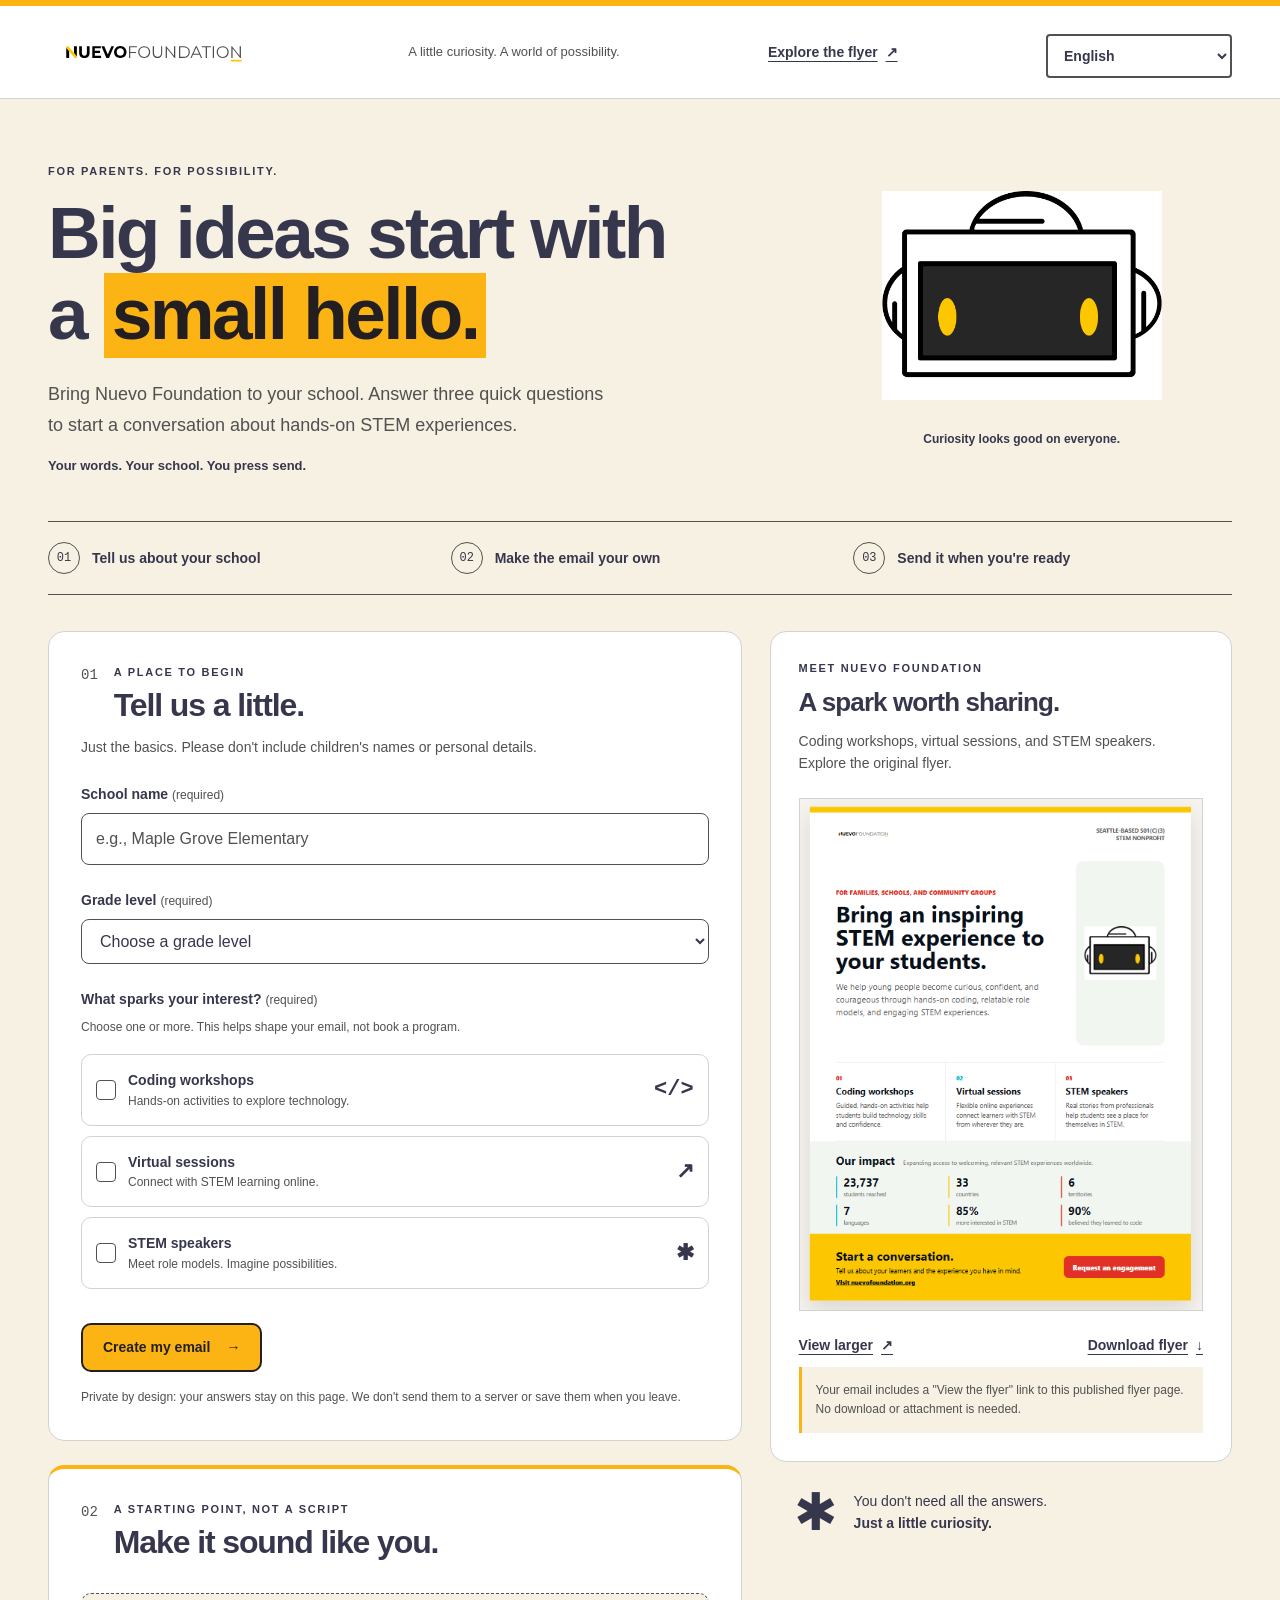
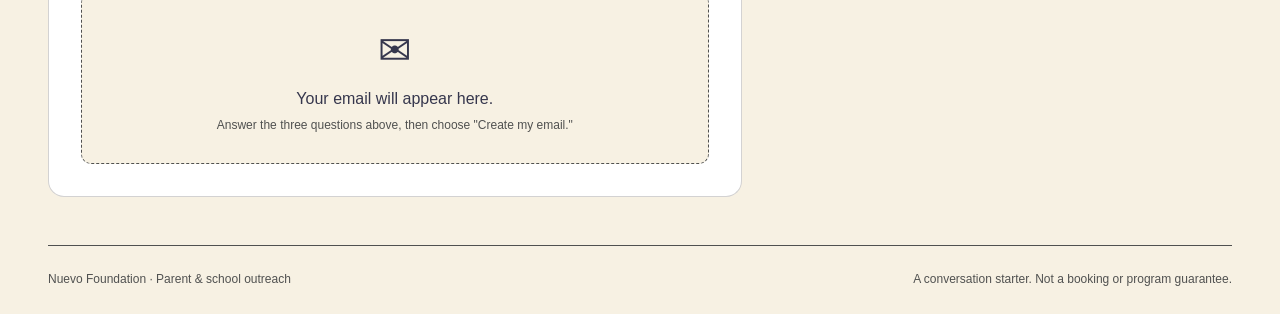
<file: index.html>
<!doctype html>
<html lang="en">
  <head>
    <meta charset="utf-8">
    <meta name="viewport" content="width=device-width, initial-scale=1">
    <meta name="referrer" content="no-referrer">
    <meta http-equiv="Content-Security-Policy" content="default-src 'self'; script-src 'self'; style-src 'self'; img-src 'self'; connect-src 'none'; object-src 'none'; base-uri 'none'; form-action 'none'">
    <meta name="description" data-i18n-attr="content:page.description" content="Start a conversation with your school about Nuevo Foundation. Create an email you can edit and send yourself.">
    <title data-i18n="page.title">Bring Nuevo Foundation to my school</title>
    <script src="./theme.js"></script>
    <link rel="stylesheet" href="./styles.css">
    <script type="module" src="./app.js"></script>
  </head>
  <body>
    <a class="skip-link" href="#main" data-i18n="skip.link">Skip to content</a>
    <header class="site-header">
      <a class="wordmark" href="./index.html" data-i18n-attr="aria-label:header.home" aria-label="Nuevo Foundation outreach home"><img src="./assets/nuevo-foundation-logo.svg" width="940" height="150" alt="Nuevo Foundation"></a>
      <span class="header-label" data-i18n="header.tagline">A little curiosity. A world of possibility.</span>
      <a class="text-link" href="#flyer"><span data-i18n="header.flyer">Explore the flyer</span> <span aria-hidden="true">&#8599;</span></a>
      <div class="language-picker">
        <label class="sr-only" for="site-language" data-i18n="language.label">Language</label>
        <select id="site-language" class="language-selector"></select>
      </div>
    </header>

    <main id="main">
      <section class="hero" aria-labelledby="page-title">
        <div class="hero-copy">
          <p class="eyebrow" data-i18n="hero.eyebrow">For parents. For possibility.</p>
          <h1 id="page-title"><span data-i18n="hero.titleLead">Big ideas start with</span><br><span data-i18n="hero.titlePrefix">a </span><span class="highlight" data-i18n="hero.titleHighlight">small hello.</span></h1>
          <p class="hero-description" data-i18n="hero.description">Bring Nuevo Foundation to your school. Answer three quick questions to start a conversation about hands-on STEM experiences.</p>
          <p class="hero-note" data-i18n="hero.note">Your words. Your school. You press send.</p>
        </div>
        <div class="hero-art" aria-hidden="true">
          <img class="mascot" src="./assets/nuevo-foundation-mascot.jpg" width="508" height="379" alt="">
          <span class="art-caption" data-i18n="hero.caption">Curiosity looks good on everyone.</span>
        </div>
      </section>

      <ol class="steps" data-i18n-attr="aria-label:steps.label" aria-label="How it works">
        <li><span class="step-number">01</span><span data-i18n="steps.one">Tell us about your school</span></li>
        <li><span class="step-number">02</span><span data-i18n="steps.two">Make the email your own</span></li>
        <li><span class="step-number">03</span><span data-i18n="steps.three">Send it when you're ready</span></li>
      </ol>

      <div class="workspace">
        <div class="builder-column">
          <section class="panel" aria-labelledby="questions-title">
            <div class="section-heading"><span class="section-number">01</span><div><p class="eyebrow" data-i18n="questions.eyebrow">A place to begin</p><h2 id="questions-title" data-i18n="questions.title">Tell us a little.</h2></div></div>
            <p data-i18n="questions.intro">Just the basics. Please don't include children's names or personal details.</p>
            <p id="startup-message" role="status" data-i18n="questions.loading">Loading the email builder. If this message remains, reload the page or check that JavaScript is allowed.</p>
            <noscript><p class="notice" data-i18n="questions.noscript">This builder needs JavaScript to create your email on your device. You can still view the flyer below. No answers have been collected.</p></noscript>
            <form id="school-form" hidden novalidate autocomplete="off">
              <div class="field">
                <label for="school"><span data-i18n="field.school">School name</span> <span class="required-note" data-i18n="field.required">(required)</span></label>
                <input id="school" type="text" maxlength="120" required autocomplete="off" data-i18n-attr="placeholder:field.schoolPlaceholder" placeholder="e.g., Maple Grove Elementary" aria-describedby="school-error">
                <p id="school-error" class="field-error" hidden></p>
              </div>
              <div class="field">
                <label for="grade"><span data-i18n="field.grade">Grade level</span> <span class="required-note" data-i18n="field.required">(required)</span></label>
                <select id="grade" required aria-describedby="grade-error">
                  <option value="" data-i18n="grade.placeholder">Choose a grade level</option>
                  <option value="elementary" data-i18n="grade.elementary">Grades 1-5</option>
                  <option value="middle" data-i18n="grade.middle">Grades 6-8</option>
                  <option value="high" data-i18n="grade.high">Grades 9-12</option>
                  <option value="mixed" data-i18n="grade.mixed">Multiple grade levels</option>
                </select>
                <p id="grade-error" class="field-error" hidden></p>
              </div>
              <fieldset aria-describedby="interests-hint interests-error" id="interests">
                <legend><span data-i18n="interests.legend">What sparks your interest?</span> <span class="required-note" data-i18n="field.required">(required)</span></legend>
                <p id="interests-hint" class="field-hint" data-i18n="interests.hint">Choose one or more. This helps shape your email, not book a program.</p>
                <label class="interest-option"><input type="checkbox" value="coding"><span><strong data-i18n="interest.coding">Coding workshops</strong><span data-i18n="interest.codingDetail">Hands-on activities to explore technology.</span></span><span class="interest-icon" aria-hidden="true">&lt;/&gt;</span></label>
                <label class="interest-option"><input type="checkbox" value="virtual"><span><strong data-i18n="interest.virtual">Virtual sessions</strong><span data-i18n="interest.virtualDetail">Connect with STEM learning online.</span></span><span class="interest-icon" aria-hidden="true">&#8599;</span></label>
                <label class="interest-option"><input type="checkbox" value="speakers"><span><strong data-i18n="interest.speakers">STEM speakers</strong><span data-i18n="interest.speakersDetail">Meet role models. Imagine possibilities.</span></span><span class="interest-icon" aria-hidden="true">&#10033;</span></label>
                <p id="interests-error" class="field-error" hidden></p>
              </fieldset>
              <button id="generate" class="button button-primary" type="submit"><span id="generate-label" data-i18n="button.create">Create my email</span> <span aria-hidden="true">&#8594;</span></button>
              <p class="privacy-note" data-i18n="privacy.note">Private by design: your answers stay on this page. We don't send them to a server or save them when you leave.</p>
            </form>
          </section>

          <section id="draft-section" class="panel draft-panel" aria-labelledby="draft-title">
            <div class="section-heading"><span class="section-number">02</span><div><p class="eyebrow" data-i18n="draft.eyebrow">A starting point, not a script</p><h2 id="draft-title" tabindex="-1" data-i18n="draft.title">Make it sound like you.</h2></div></div>
            <div id="draft-empty" class="empty-draft"><span aria-hidden="true">&#9993;</span><p data-i18n="draft.emptyTitle">Your email will appear here.</p><p class="field-hint" data-i18n="draft.emptyHint">Answer the three questions above, then choose "Create my email."</p></div>
            <div id="draft-editor" hidden>
              <p data-i18n="draft.intro">Change anything you like. Add your name at the end, then choose the person at your school to send it to.</p>
              <div class="field">
                <label for="email-language" data-i18n="draft.emailLanguage">Email language</label>
                <select id="email-language" class="language-selector" aria-describedby="email-language-hint"></select>
                <p id="email-language-hint" class="field-hint" data-i18n="draft.emailLanguageHint">Your email can be in a different language than this page. Choose the language your school reads.</p>
              </div>
              <div class="field">
                <div class="label-row"><label for="subject" data-i18n="label.subject">Subject</label><button type="button" class="copy-button" id="copy-subject" data-i18n="button.copySubject">Copy subject</button></div>
                <input id="subject" type="text" maxlength="240" autocomplete="off">
              </div>
              <div class="field">
                <div class="label-row"><span id="message-preview-label" class="preview-label" data-i18n="label.preview">Message preview</span><button type="button" class="copy-button" id="copy-message" data-i18n="button.copyMessage">Copy message</button></div>
                <div id="message-preview" class="message-preview" role="region" aria-labelledby="message-preview-label"></div>
                <p class="field-hint" data-i18n="preview.hint">Copy the message and paste it normally into your email to keep the clickable links, including "View the flyer."</p>
                <details id="message-edit">
                  <summary data-i18n="edit.summary">Edit message text</summary>
                  <label for="message" data-i18n="label.message">Message</label>
                  <p class="field-hint" data-i18n="edit.hint">The editor shows the link addresses. The preview above displays them as "Form" and, when available, "View the flyer."</p>
                  <textarea id="message" rows="19" maxlength="12000" autocomplete="off" spellcheck="true"></textarea>
                </details>
              </div>
              <div class="send-box">
                <p class="eyebrow">03 &nbsp; <span data-i18n="send.eyebrow">Over to you</span></p>
                <div class="send-actions">
                  <a id="view-email-flyer" class="button button-secondary" href="./flyer.html" target="_blank" rel="noopener noreferrer" aria-describedby="email-flyer-hint"><span data-i18n="send.viewFlyer">View the flyer</span> <span aria-hidden="true">&#8599;</span><span class="sr-only" data-i18n="send.newTab">(opens a new tab)</span></a>
                  <a id="open-email" class="button button-primary" href="mailto:"><span data-i18n="send.openEmail">Open my email app</span> <span aria-hidden="true">&#8599;</span></a>
                </div>
                <p id="email-flyer-hint" class="field-hint" data-i18n="send.flyerHint">The public flyer link is not available yet. You can view the flyer here, but its link will not be included in the email until publishing is configured.</p>
                <p class="field-hint" data-i18n="send.hint1">Choosing "Open my email app" passes your draft to your email app. Add the school's recipient there, review, and send it yourself. If no app opens, use the copy buttons.</p>
                <p class="field-hint" data-i18n="send.hint2">Opening an email app includes the full link addresses as plain text. Use "Copy message" instead to preserve the clickable words, including "View the flyer."</p>
              </div>
              <p id="draft-status" class="status-message" role="status" aria-live="polite"></p>
            </div>
          </section>
        </div>

        <aside id="flyer" class="flyer-column" aria-labelledby="flyer-title">
          <div class="flyer-card">
            <p class="eyebrow" data-i18n="flyer.eyebrow">Meet Nuevo Foundation</p>
            <h2 id="flyer-title" data-i18n="flyer.title">A spark worth sharing.</h2>
            <p data-i18n="flyer.intro">Coding workshops, virtual sessions, and STEM speakers. Explore the original flyer.</p>
            <div class="flyer-image">
              <img src="./assets/nuevo-foundation-flyer.png" width="538" height="683" data-i18n-attr="alt:flyer.alt" alt="Nuevo Foundation flyer: Bring an inspiring STEM experience to your students. Includes coding workshops, virtual sessions, STEM speakers, and a request to start a conversation.">
              <a class="flyer-hotspot" href="https://forms.cloud.microsoft/Pages/ResponsePage.aspx?id=v4j5cvGGr0GRqy180BHbRy1JQpMe1RdDu_aDQb9p8HpURVpFQVdSMkVDOTdQNUE0NVI4TVkxVFU0Vi4u" target="_blank" rel="noopener noreferrer" data-i18n-attr="aria-label:flyer.hotspot|title:flyer.hotspotTitle" aria-label="Request an engagement through Microsoft Forms (opens a new tab)" title="Request an engagement (opens Microsoft Forms)"></a>
            </div>
            <div class="flyer-actions">
              <a id="view-larger" class="text-link" href="./flyer.html" target="_blank" rel="noopener"><span data-i18n="flyer.viewLarger">View larger</span> <span class="sr-only" data-i18n="send.newTab">(opens a new tab)</span><span aria-hidden="true">&#8599;</span></a>
              <a class="text-link" href="./assets/nuevo-foundation-flyer.png" download="Nuevo-Foundation-flyer.png"><span data-i18n="flyer.download">Download flyer</span> <span aria-hidden="true">&#8595;</span></a>
            </div>
            <p id="flyer-link-status" class="notice" data-i18n="flyer.linkMissing">A public flyer link isn't ready yet, so the email won't include one. The flyer preview is available here.</p>
          </div>
          <div class="reassurance"><span aria-hidden="true">&#10033;</span><p><span data-i18n="reassurance.line1">You don't need all the answers.</span><br><strong data-i18n="reassurance.line2">Just a little curiosity.</strong></p></div>
        </aside>
      </div>
    </main>
    <footer class="site-footer"><span>Nuevo Foundation <span aria-hidden="true">&middot;</span> <span data-i18n="footer.name">Parent &amp; school outreach</span></span><span data-i18n="footer.note">A conversation starter. Not a booking or program guarantee.</span></footer>
    <dialog id="replace-dialog" aria-labelledby="replace-title" aria-describedby="replace-description">
      <h2 id="replace-title" data-i18n="dialog.title">Replace your edited email?</h2>
      <p id="replace-description" data-i18n="dialog.description">Creating a new email will replace your subject and message. Copy your edits first if you want to keep them.</p>
      <div class="dialog-actions"><button type="button" id="keep-draft" class="button button-secondary" autofocus data-i18n="dialog.keep">Keep my draft</button><button type="button" id="replace-draft" class="button button-primary" data-i18n="dialog.replace">Replace draft</button></div>
    </dialog>
  </body>
</html>
</file>
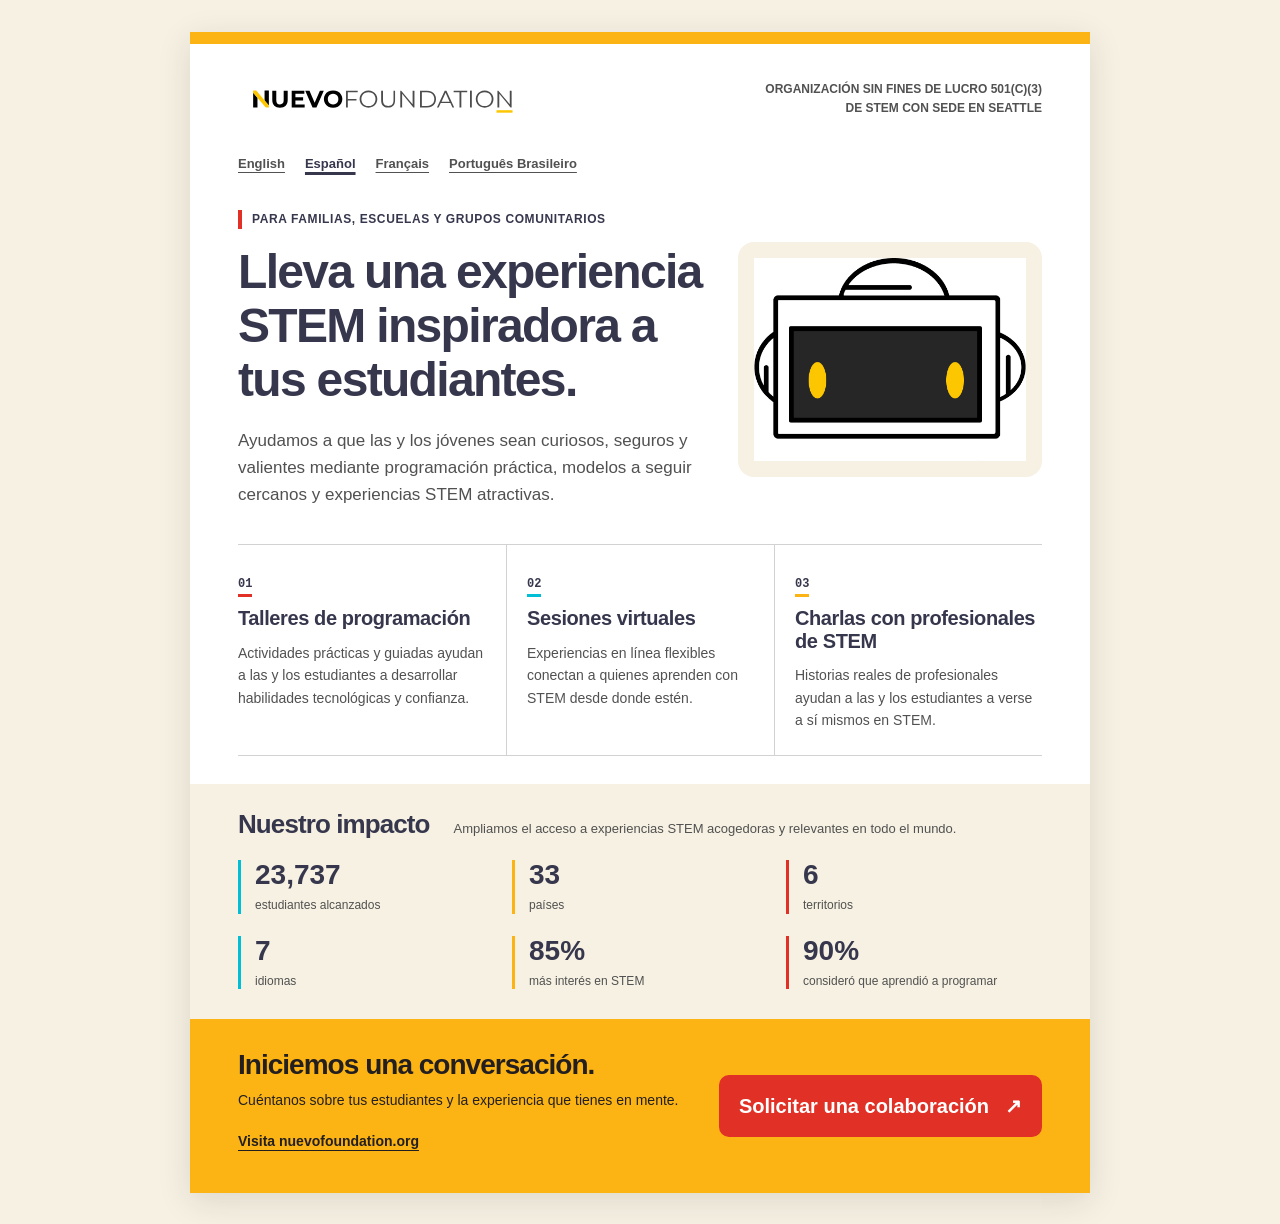
<file: flyer-es.html>
<!doctype html>
<html lang="es" data-theme="light">
  <head>
    <meta charset="utf-8">
    <meta name="viewport" content="width=device-width, initial-scale=1">
    <meta name="referrer" content="no-referrer">
    <meta http-equiv="Content-Security-Policy" content="default-src 'self'; script-src 'none'; style-src 'self'; img-src 'self'; connect-src 'none'; object-src 'none'; base-uri 'none'; form-action 'none'">
    <meta name="description" content="Lleva una experiencia STEM inspiradora a tus estudiantes con los talleres de programación, las sesiones virtuales y las charlas de Nuevo Foundation.">
    <title>Folleto de divulgación de Nuevo Foundation</title>
    <link rel="stylesheet" href="./styles.css">
    <link rel="stylesheet" href="./flyer.css">
  </head>
  <body class="flyer-page">
    <main class="flyer-sheet" aria-labelledby="flyer-title">
      <header class="flyer-brand">
        <a href="https://nuevofoundation.org/" aria-label="Visitar la página principal de Nuevo Foundation">
          <img src="./assets/nuevo-foundation-logo.svg" width="940" height="150" alt="Nuevo Foundation">
        </a>
        <p>Organización sin fines de lucro 501(c)(3)<br>de STEM con sede en Seattle</p>
      </header>
      <nav class="flyer-languages" aria-label="Idioma">
        <a href="./flyer.html" lang="en">English</a>
        <a href="./flyer-es.html" lang="es" aria-current="true">Español</a>
        <a href="./flyer-fr.html" lang="fr">Français</a>
        <a href="./flyer-pt-br.html" lang="pt-BR">Português Brasileiro</a>
      </nav>
      <section class="flyer-intro" aria-labelledby="flyer-title">
        <div>
          <p class="flyer-eyebrow">Para familias, escuelas y grupos comunitarios</p>
          <h1 id="flyer-title">Lleva una experiencia STEM inspiradora a tus estudiantes.</h1>
          <p class="flyer-lead">Ayudamos a que las y los jóvenes sean curiosos, seguros y valientes mediante programación práctica, modelos a seguir cercanos y experiencias STEM atractivas.</p>
        </div>
        <div class="flyer-mascot">
          <img src="./assets/nuevo-foundation-mascot.jpg" width="508" height="379" alt="Mascota de Nuevo Foundation sosteniendo una computadora portátil">
        </div>
      </section>
      <section class="flyer-programs" aria-label="Programas">
        <article>
          <span class="flyer-program-number" aria-hidden="true">01</span>
          <h2>Talleres de programación</h2>
          <p>Actividades prácticas y guiadas ayudan a las y los estudiantes a desarrollar habilidades tecnológicas y confianza.</p>
        </article>
        <article>
          <span class="flyer-program-number" aria-hidden="true">02</span>
          <h2>Sesiones virtuales</h2>
          <p>Experiencias en línea flexibles conectan a quienes aprenden con STEM desde donde estén.</p>
        </article>
        <article>
          <span class="flyer-program-number" aria-hidden="true">03</span>
          <h2>Charlas con profesionales de STEM</h2>
          <p>Historias reales de profesionales ayudan a las y los estudiantes a verse a sí mismos en STEM.</p>
        </article>
      </section>
      <section class="flyer-impact" aria-labelledby="impact-title">
        <div class="flyer-impact-heading">
          <h2 id="impact-title">Nuestro impacto</h2>
          <p>Ampliamos el acceso a experiencias STEM acogedoras y relevantes en todo el mundo.</p>
        </div>
        <dl class="flyer-metrics">
          <div><dt>estudiantes alcanzados</dt><dd>23,737</dd></div>
          <div><dt>países</dt><dd>33</dd></div>
          <div><dt>territorios</dt><dd>6</dd></div>
          <div><dt>idiomas</dt><dd>7</dd></div>
          <div><dt>más interés en STEM</dt><dd>85%</dd></div>
          <div><dt>consideró que aprendió a programar</dt><dd>90%</dd></div>
        </dl>
      </section>
      <footer class="flyer-contact">
        <div>
          <h2>Iniciemos una conversación.</h2>
          <p>Cuéntanos sobre tus estudiantes y la experiencia que tienes en mente.</p>
          <a class="flyer-homepage" href="https://nuevofoundation.org/">Visita nuevofoundation.org</a>
        </div>
        <a class="button button-engagement" href="https://forms.cloud.microsoft/Pages/ResponsePage.aspx?id=v4j5cvGGr0GRqy180BHbRy1JQpMe1RdDu_aDQb9p8HpURVpFQVdSMkVDOTdQNUE0NVI4TVkxVFU0Vi4u" target="_blank" rel="noopener noreferrer">Solicitar una colaboración <span aria-hidden="true">&#8599;</span><span class="sr-only">(abre Microsoft Forms en una pestaña nueva)</span></a>
      </footer>
    </main>
  </body>
</html>
</file>
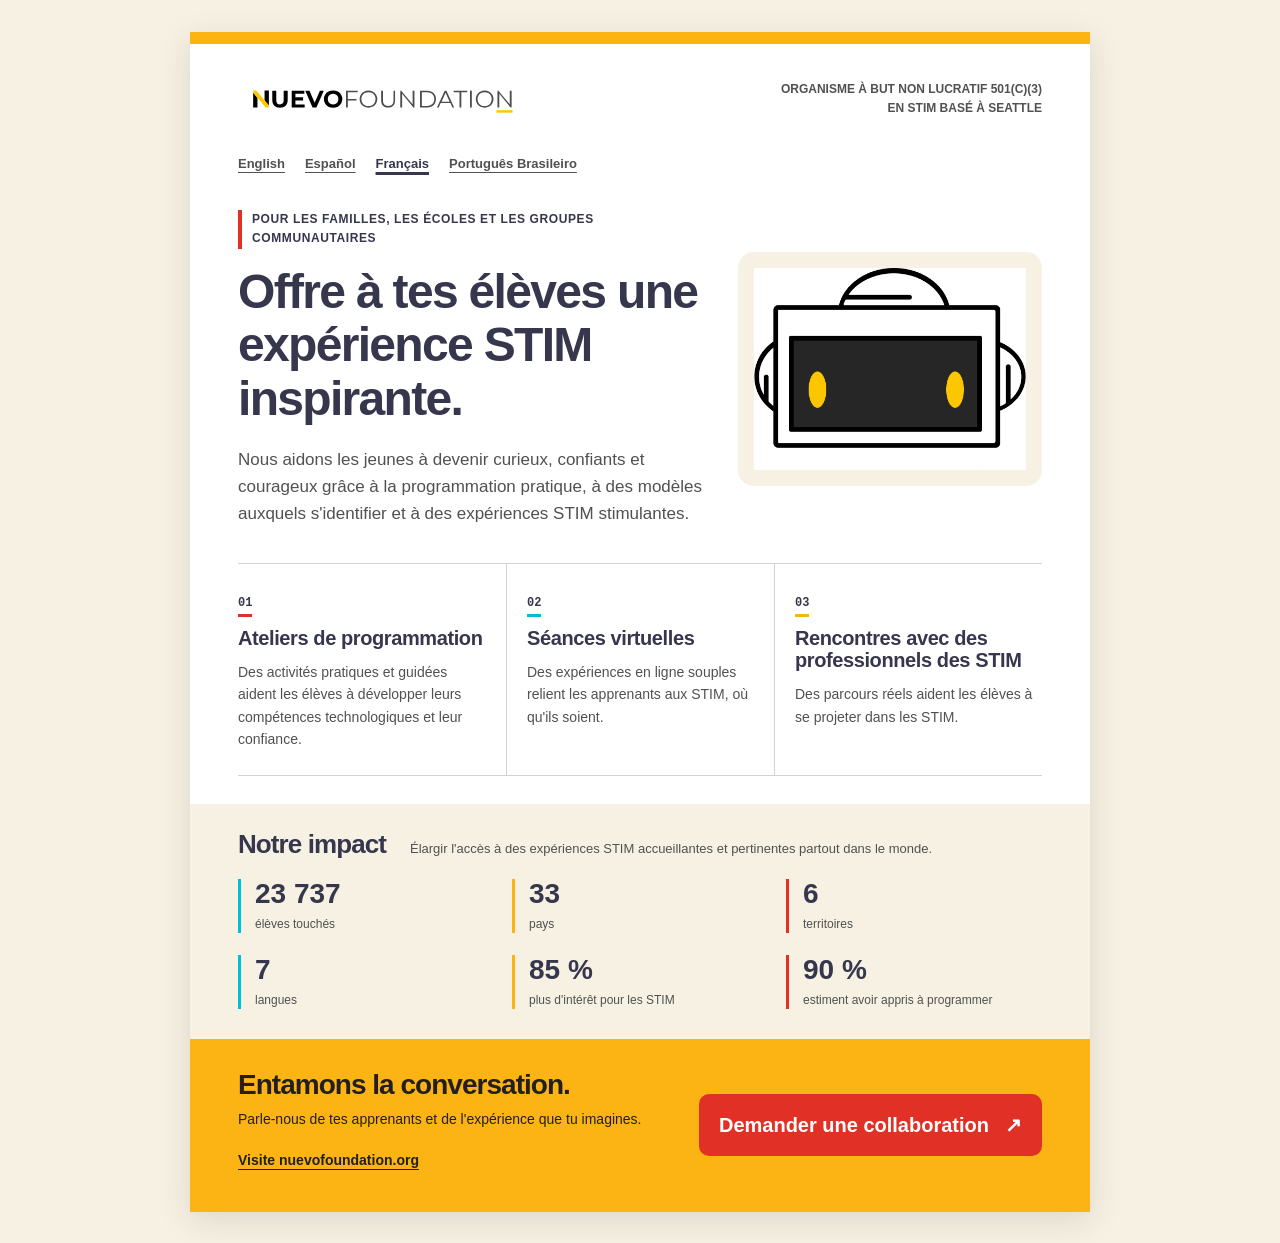
<file: flyer-fr.html>
<!doctype html>
<html lang="fr" data-theme="light">
  <head>
    <meta charset="utf-8">
    <meta name="viewport" content="width=device-width, initial-scale=1">
    <meta name="referrer" content="no-referrer">
    <meta http-equiv="Content-Security-Policy" content="default-src 'self'; script-src 'none'; style-src 'self'; img-src 'self'; connect-src 'none'; object-src 'none'; base-uri 'none'; form-action 'none'">
    <meta name="description" content="Offre à tes élèves une expérience STIM inspirante grâce aux ateliers de programmation, aux séances virtuelles et aux rencontres de Nuevo Foundation.">
    <title>Brochure de sensibilisation Nuevo Foundation</title>
    <link rel="stylesheet" href="./styles.css">
    <link rel="stylesheet" href="./flyer.css">
  </head>
  <body class="flyer-page">
    <main class="flyer-sheet" aria-labelledby="flyer-title">
      <header class="flyer-brand">
        <a href="https://nuevofoundation.org/" aria-label="Visiter la page d'accueil de Nuevo Foundation">
          <img src="./assets/nuevo-foundation-logo.svg" width="940" height="150" alt="Nuevo Foundation">
        </a>
        <p>Organisme à but non lucratif 501(c)(3)<br>en STIM basé à Seattle</p>
      </header>
      <nav class="flyer-languages" aria-label="Langue">
        <a href="./flyer.html" lang="en">English</a>
        <a href="./flyer-es.html" lang="es">Español</a>
        <a href="./flyer-fr.html" lang="fr" aria-current="true">Français</a>
        <a href="./flyer-pt-br.html" lang="pt-BR">Português Brasileiro</a>
      </nav>
      <section class="flyer-intro" aria-labelledby="flyer-title">
        <div>
          <p class="flyer-eyebrow">Pour les familles, les écoles et les groupes communautaires</p>
          <h1 id="flyer-title">Offre à tes élèves une expérience STIM inspirante.</h1>
          <p class="flyer-lead">Nous aidons les jeunes à devenir curieux, confiants et courageux grâce à la programmation pratique, à des modèles auxquels s'identifier et à des expériences STIM stimulantes.</p>
        </div>
        <div class="flyer-mascot">
          <img src="./assets/nuevo-foundation-mascot.jpg" width="508" height="379" alt="Mascotte de Nuevo Foundation tenant un ordinateur portable">
        </div>
      </section>
      <section class="flyer-programs" aria-label="Programmes">
        <article>
          <span class="flyer-program-number" aria-hidden="true">01</span>
          <h2>Ateliers de programmation</h2>
          <p>Des activités pratiques et guidées aident les élèves à développer leurs compétences technologiques et leur confiance.</p>
        </article>
        <article>
          <span class="flyer-program-number" aria-hidden="true">02</span>
          <h2>Séances virtuelles</h2>
          <p>Des expériences en ligne souples relient les apprenants aux STIM, où qu'ils soient.</p>
        </article>
        <article>
          <span class="flyer-program-number" aria-hidden="true">03</span>
          <h2>Rencontres avec des professionnels des STIM</h2>
          <p>Des parcours réels aident les élèves à se projeter dans les STIM.</p>
        </article>
      </section>
      <section class="flyer-impact" aria-labelledby="impact-title">
        <div class="flyer-impact-heading">
          <h2 id="impact-title">Notre impact</h2>
          <p>Élargir l'accès à des expériences STIM accueillantes et pertinentes partout dans le monde.</p>
        </div>
        <dl class="flyer-metrics">
          <div><dt>élèves touchés</dt><dd>23 737</dd></div>
          <div><dt>pays</dt><dd>33</dd></div>
          <div><dt>territoires</dt><dd>6</dd></div>
          <div><dt>langues</dt><dd>7</dd></div>
          <div><dt>plus d'intérêt pour les STIM</dt><dd>85 %</dd></div>
          <div><dt>estiment avoir appris à programmer</dt><dd>90 %</dd></div>
        </dl>
      </section>
      <footer class="flyer-contact">
        <div>
          <h2>Entamons la conversation.</h2>
          <p>Parle-nous de tes apprenants et de l'expérience que tu imagines.</p>
          <a class="flyer-homepage" href="https://nuevofoundation.org/">Visite nuevofoundation.org</a>
        </div>
        <a class="button button-engagement" href="https://forms.cloud.microsoft/Pages/ResponsePage.aspx?id=v4j5cvGGr0GRqy180BHbRy1JQpMe1RdDu_aDQb9p8HpURVpFQVdSMkVDOTdQNUE0NVI4TVkxVFU0Vi4u" target="_blank" rel="noopener noreferrer">Demander une collaboration <span aria-hidden="true">&#8599;</span><span class="sr-only">(ouvre Microsoft Forms dans un nouvel onglet)</span></a>
      </footer>
    </main>
  </body>
</html>
</file>
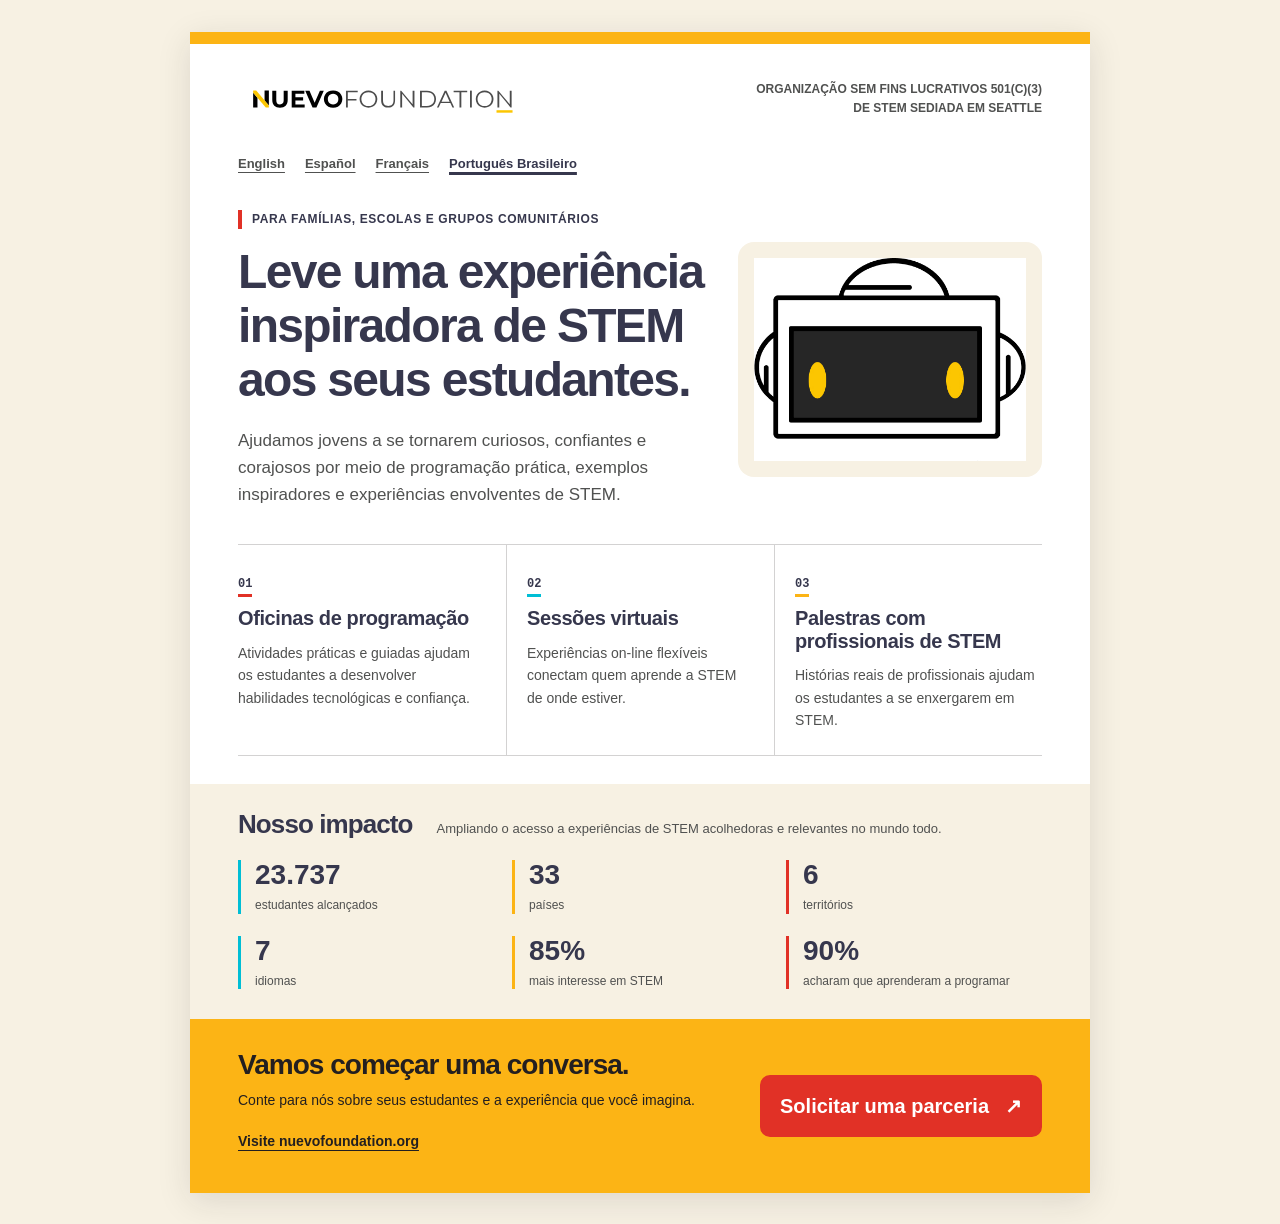
<file: flyer-pt-br.html>
<!doctype html>
<html lang="pt-BR" data-theme="light">
  <head>
    <meta charset="utf-8">
    <meta name="viewport" content="width=device-width, initial-scale=1">
    <meta name="referrer" content="no-referrer">
    <meta http-equiv="Content-Security-Policy" content="default-src 'self'; script-src 'none'; style-src 'self'; img-src 'self'; connect-src 'none'; object-src 'none'; base-uri 'none'; form-action 'none'">
    <meta name="description" content="Leve uma experiência inspiradora de STEM aos seus estudantes com as oficinas de programação, as sessões virtuais e as palestras da Nuevo Foundation.">
    <title>Folheto de divulgação da Nuevo Foundation</title>
    <link rel="stylesheet" href="./styles.css">
    <link rel="stylesheet" href="./flyer.css">
  </head>
  <body class="flyer-page">
    <main class="flyer-sheet" aria-labelledby="flyer-title">
      <header class="flyer-brand">
        <a href="https://nuevofoundation.org/" aria-label="Visitar a página inicial da Nuevo Foundation">
          <img src="./assets/nuevo-foundation-logo.svg" width="940" height="150" alt="Nuevo Foundation">
        </a>
        <p>Organização sem fins lucrativos 501(c)(3)<br>de STEM sediada em Seattle</p>
      </header>
      <nav class="flyer-languages" aria-label="Idioma">
        <a href="./flyer.html" lang="en">English</a>
        <a href="./flyer-es.html" lang="es">Español</a>
        <a href="./flyer-fr.html" lang="fr">Français</a>
        <a href="./flyer-pt-br.html" lang="pt-BR" aria-current="true">Português Brasileiro</a>
      </nav>
      <section class="flyer-intro" aria-labelledby="flyer-title">
        <div>
          <p class="flyer-eyebrow">Para famílias, escolas e grupos comunitários</p>
          <h1 id="flyer-title">Leve uma experiência inspiradora de STEM aos seus estudantes.</h1>
          <p class="flyer-lead">Ajudamos jovens a se tornarem curiosos, confiantes e corajosos por meio de programação prática, exemplos inspiradores e experiências envolventes de STEM.</p>
        </div>
        <div class="flyer-mascot">
          <img src="./assets/nuevo-foundation-mascot.jpg" width="508" height="379" alt="Mascote da Nuevo Foundation segurando um notebook">
        </div>
      </section>
      <section class="flyer-programs" aria-label="Programas">
        <article>
          <span class="flyer-program-number" aria-hidden="true">01</span>
          <h2>Oficinas de programação</h2>
          <p>Atividades práticas e guiadas ajudam os estudantes a desenvolver habilidades tecnológicas e confiança.</p>
        </article>
        <article>
          <span class="flyer-program-number" aria-hidden="true">02</span>
          <h2>Sessões virtuais</h2>
          <p>Experiências on-line flexíveis conectam quem aprende a STEM de onde estiver.</p>
        </article>
        <article>
          <span class="flyer-program-number" aria-hidden="true">03</span>
          <h2>Palestras com profissionais de STEM</h2>
          <p>Histórias reais de profissionais ajudam os estudantes a se enxergarem em STEM.</p>
        </article>
      </section>
      <section class="flyer-impact" aria-labelledby="impact-title">
        <div class="flyer-impact-heading">
          <h2 id="impact-title">Nosso impacto</h2>
          <p>Ampliando o acesso a experiências de STEM acolhedoras e relevantes no mundo todo.</p>
        </div>
        <dl class="flyer-metrics">
          <div><dt>estudantes alcançados</dt><dd>23.737</dd></div>
          <div><dt>países</dt><dd>33</dd></div>
          <div><dt>territórios</dt><dd>6</dd></div>
          <div><dt>idiomas</dt><dd>7</dd></div>
          <div><dt>mais interesse em STEM</dt><dd>85%</dd></div>
          <div><dt>acharam que aprenderam a programar</dt><dd>90%</dd></div>
        </dl>
      </section>
      <footer class="flyer-contact">
        <div>
          <h2>Vamos começar uma conversa.</h2>
          <p>Conte para nós sobre seus estudantes e a experiência que você imagina.</p>
          <a class="flyer-homepage" href="https://nuevofoundation.org/">Visite nuevofoundation.org</a>
        </div>
        <a class="button button-engagement" href="https://forms.cloud.microsoft/Pages/ResponsePage.aspx?id=v4j5cvGGr0GRqy180BHbRy1JQpMe1RdDu_aDQb9p8HpURVpFQVdSMkVDOTdQNUE0NVI4TVkxVFU0Vi4u" target="_blank" rel="noopener noreferrer">Solicitar uma parceria <span aria-hidden="true">&#8599;</span><span class="sr-only">(abre o Microsoft Forms em uma nova aba)</span></a>
      </footer>
    </main>
  </body>
</html>
</file>
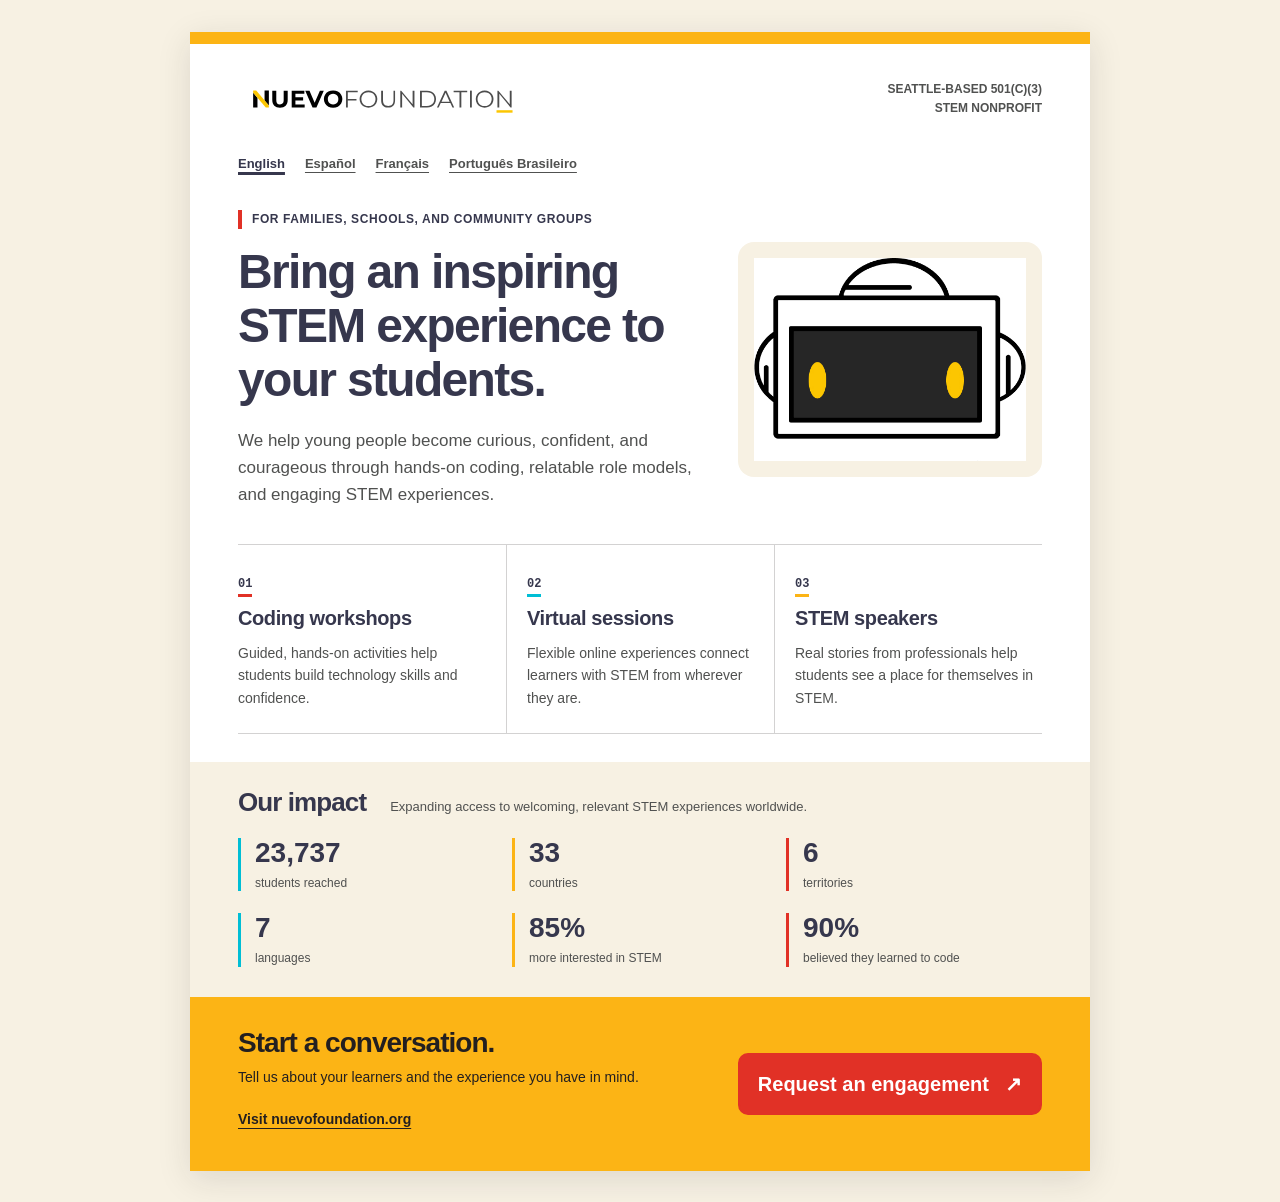
<file: flyer.html>
<!doctype html>
<html lang="en" data-theme="light">
  <head>
    <meta charset="utf-8">
    <meta name="viewport" content="width=device-width, initial-scale=1">
    <meta name="referrer" content="no-referrer">
    <meta http-equiv="Content-Security-Policy" content="default-src 'self'; script-src 'none'; style-src 'self'; img-src 'self'; connect-src 'none'; object-src 'none'; base-uri 'none'; form-action 'none'">
    <meta name="description" content="Bring an inspiring STEM experience to your students with Nuevo Foundation's coding workshops, virtual sessions, and STEM speakers.">
    <title>Nuevo Foundation outreach flyer</title>
    <link rel="stylesheet" href="./styles.css">
    <link rel="stylesheet" href="./flyer.css">
  </head>
  <body class="flyer-page">
    <main class="flyer-sheet" aria-labelledby="flyer-title">
      <header class="flyer-brand">
        <a href="https://nuevofoundation.org/" aria-label="Visit the Nuevo Foundation homepage">
          <img src="./assets/nuevo-foundation-logo.svg" width="940" height="150" alt="Nuevo Foundation">
        </a>
        <p>Seattle-based 501(c)(3)<br>STEM nonprofit</p>
      </header>
      <nav class="flyer-languages" aria-label="Language">
        <a href="./flyer.html" lang="en" aria-current="true">English</a>
        <a href="./flyer-es.html" lang="es">Español</a>
        <a href="./flyer-fr.html" lang="fr">Français</a>
        <a href="./flyer-pt-br.html" lang="pt-BR">Português Brasileiro</a>
      </nav>
      <section class="flyer-intro" aria-labelledby="flyer-title">
        <div>
          <p class="flyer-eyebrow">For families, schools, and community groups</p>
          <h1 id="flyer-title">Bring an inspiring STEM experience to your students.</h1>
          <p class="flyer-lead">We help young people become curious, confident, and courageous through hands-on coding, relatable role models, and engaging STEM experiences.</p>
        </div>
        <div class="flyer-mascot">
          <img src="./assets/nuevo-foundation-mascot.jpg" width="508" height="379" alt="Nuevo Foundation mascot holding a laptop">
        </div>
      </section>
      <section class="flyer-programs" aria-label="Programs">
        <article>
          <span class="flyer-program-number" aria-hidden="true">01</span>
          <h2>Coding workshops</h2>
          <p>Guided, hands-on activities help students build technology skills and confidence.</p>
        </article>
        <article>
          <span class="flyer-program-number" aria-hidden="true">02</span>
          <h2>Virtual sessions</h2>
          <p>Flexible online experiences connect learners with STEM from wherever they are.</p>
        </article>
        <article>
          <span class="flyer-program-number" aria-hidden="true">03</span>
          <h2>STEM speakers</h2>
          <p>Real stories from professionals help students see a place for themselves in STEM.</p>
        </article>
      </section>
      <section class="flyer-impact" aria-labelledby="impact-title">
        <div class="flyer-impact-heading">
          <h2 id="impact-title">Our impact</h2>
          <p>Expanding access to welcoming, relevant STEM experiences worldwide.</p>
        </div>
        <dl class="flyer-metrics">
          <div><dt>students reached</dt><dd>23,737</dd></div>
          <div><dt>countries</dt><dd>33</dd></div>
          <div><dt>territories</dt><dd>6</dd></div>
          <div><dt>languages</dt><dd>7</dd></div>
          <div><dt>more interested in STEM</dt><dd>85%</dd></div>
          <div><dt>believed they learned to code</dt><dd>90%</dd></div>
        </dl>
      </section>
      <footer class="flyer-contact">
        <div>
          <h2>Start a conversation.</h2>
          <p>Tell us about your learners and the experience you have in mind.</p>
          <a class="flyer-homepage" href="https://nuevofoundation.org/">Visit nuevofoundation.org</a>
        </div>
        <a class="button button-engagement" href="https://forms.cloud.microsoft/Pages/ResponsePage.aspx?id=v4j5cvGGr0GRqy180BHbRy1JQpMe1RdDu_aDQb9p8HpURVpFQVdSMkVDOTdQNUE0NVI4TVkxVFU0Vi4u" target="_blank" rel="noopener noreferrer">Request an engagement <span aria-hidden="true">&#8599;</span><span class="sr-only">(opens Microsoft Forms in a new tab)</span></a>
      </footer>
    </main>
  </body>
</html>
</file>
<file: styles.css>
/* Source: NuevoFoundation/workshops, static/css/nuevo-palette.css.
   The project uses Nuevo Foundation branding in place of the starter theme. */
:root {
  color-scheme: light;
  --nuevo-emphasis: #36374d;
  --nuevo-cyan: #00bed5;
  --nuevo-red: #e13126;
  --nuevo-coral: #e96469;
  --nuevo-yellow: #fcb415;
  --nuevo-blush: #fbe6e0;
  --nuevo-green: #78e08f;
  --nuevo-orange: #f19066;
  --nuevo-cream: #f7f1e3;
  --nuevo-white: #ffffff;
  --nuevo-gray-50: #e6e6e6;
  --nuevo-gray-100: #d3d2d2;
  --nuevo-gray-200: #bcbdc1;
  --nuevo-gray-500: #737474;
  --nuevo-gray-700: #505150;
  --nuevo-black: #231f20;
  --cp-bg: var(--nuevo-cream);
  --cp-bg-elevated: var(--nuevo-white);
  --cp-surface: var(--nuevo-white);
  --cp-surface-soft: var(--nuevo-cream);
  --cp-border: var(--nuevo-gray-100);
  --cp-border-strong: var(--nuevo-gray-700);
  --cp-text: var(--nuevo-emphasis);
  --cp-text-muted: var(--nuevo-gray-700);
  --cp-accent: var(--nuevo-yellow);
  --cp-accent-hover: var(--nuevo-orange);
  --cp-accent-fg: var(--nuevo-black);
  --cp-link: var(--nuevo-emphasis);
  --cp-danger: var(--nuevo-emphasis);
  --cp-action: var(--nuevo-red);
  --cp-action-fg: var(--nuevo-white);
  --cp-focus: var(--nuevo-emphasis);
  --cp-highlight: var(--nuevo-blush);
  --cp-cyan: var(--nuevo-cyan);
  --cp-ink: var(--nuevo-black);
  --cp-white: var(--nuevo-white);
  --cp-overlay: var(--nuevo-emphasis);
}

html[data-theme="dark"] {
  color-scheme: dark;
  --cp-bg: var(--nuevo-black);
  --cp-bg-elevated: var(--nuevo-emphasis);
  --cp-surface: var(--nuevo-emphasis);
  --cp-surface-soft: var(--nuevo-black);
  --cp-border: var(--nuevo-gray-500);
  --cp-border-strong: var(--nuevo-gray-200);
  --cp-text: var(--nuevo-white);
  --cp-text-muted: var(--nuevo-gray-100);
  --cp-link: var(--nuevo-yellow);
  --cp-danger: var(--nuevo-blush);
  --cp-focus: var(--nuevo-yellow);
  --cp-highlight: var(--nuevo-black);
}

* { box-sizing: border-box; }
html { scroll-behavior: smooth; scroll-padding-top: 24px; }
body { margin: 0; background: var(--cp-bg); color: var(--cp-text); font: 16px/1.6 "Segoe UI", Aptos, Calibri, -apple-system, BlinkMacSystemFont, sans-serif; }
[hidden] { display: none !important; }
a { color: var(--cp-link); text-underline-offset: 4px; }
button, input, select, textarea { font: inherit; }
button, a, input, select, textarea { -webkit-tap-highlight-color: var(--cp-highlight); }
button { cursor: pointer; }
:focus-visible { outline: 3px solid var(--cp-focus); outline-offset: 4px; }
h1, h2, p { margin-top: 0; }
h1, h2 { line-height: 1.12; letter-spacing: -0.035em; }
h2 { font-size: clamp(1.65rem, 3vw, 2rem); margin-bottom: 12px; }
p { margin-bottom: 16px; }
.sr-only { position: absolute; width: 1px; height: 1px; padding: 0; margin: -1px; overflow: hidden; clip-path: inset(50%); white-space: nowrap; border: 0; }
.skip-link { position: absolute; z-index: 5; top: -100px; left: 16px; padding: 12px 20px; background: var(--cp-surface); border: 2px solid var(--cp-focus); }
.skip-link:focus { top: 12px; }
.site-header { display: flex; align-items: center; justify-content: space-between; gap: 24px; padding: 20px max(24px, calc((100vw - 1184px) / 2)); background: var(--cp-surface); border-top: 6px solid var(--cp-accent); border-bottom: 1px solid var(--cp-border); }
.wordmark { display: flex; align-items: center; width: 212px; max-width: 50%; min-height: 44px; padding: 8px; border-radius: 4px; background: var(--cp-white); }
.wordmark img { display: block; width: 100%; height: auto; }
.header-label { font-size: 13px; color: var(--cp-text-muted); }
.text-link { display: inline-flex; align-items: center; justify-content: center; gap: 8px; min-height: 44px; font-size: 14px; font-weight: 650; }
.language-picker { display: flex; align-items: center; }
.language-selector { min-height: 44px; padding: 8px 12px; font: inherit; font-size: 14px; font-weight: 650; color: var(--cp-text); background: var(--cp-surface); border: 2px solid var(--cp-border-strong); border-radius: 4px; cursor: pointer; }
.language-selector:focus-visible { outline: 3px solid var(--cp-focus); outline-offset: 2px; }
main { width: min(1184px, calc(100% - 48px)); margin: 0 auto; }
.hero { display: grid; grid-template-columns: 1.7fr 1fr; gap: 48px; align-items: center; padding: 64px 0 44px; }
.eyebrow { font-size: 11px; font-weight: 750; line-height: 1.5; text-transform: uppercase; letter-spacing: 1.7px; margin-bottom: 12px; }
.hero h1 { font-size: clamp(2.7rem, 5.7vw, 4.6rem); margin-bottom: 24px; }
.highlight { background: var(--cp-accent); color: var(--cp-ink); padding: 0 8px 4px; box-decoration-break: clone; -webkit-box-decoration-break: clone; }
.hero-description { max-width: 560px; font-size: 18px; line-height: 1.7; color: var(--cp-text-muted); }
.hero-note { font-size: 13px; font-weight: 650; margin: 0; }
.hero-art { min-height: 280px; display: grid; justify-items: center; align-content: center; }
.mascot { display: block; width: min(100%, 280px); height: auto; }
.art-caption { font-size: 12px; margin-top: 30px; font-weight: 600; }
.steps { display: grid; grid-template-columns: repeat(3, 1fr); list-style: none; padding: 20px 0; margin: 0 0 36px; border-top: 1px solid var(--cp-border-strong); border-bottom: 1px solid var(--cp-border-strong); gap: 24px; }
.steps li { display: flex; align-items: center; gap: 12px; font-size: 14px; font-weight: 600; }
.step-number { display: inline-grid; place-items: center; flex-shrink: 0; width: 32px; height: 32px; border: 1px solid var(--cp-border-strong); border-radius: 50%; font: 12px Consolas, "Courier New", monospace; }
.workspace { display: grid; grid-template-columns: minmax(0, 1.5fr) minmax(0, 1fr); gap: 28px; align-items: start; }
.builder-column { display: grid; gap: 24px; min-width: 0; }
.panel { padding: 32px; background: var(--cp-surface); border: 1px solid var(--cp-border); border-radius: 16px; }
.section-heading { display: flex; align-items: start; gap: 16px; }
.section-heading .eyebrow { margin: 0 0 8px; }
.section-number { padding-top: 3px; font: 14px Consolas, "Courier New", monospace; color: var(--cp-text-muted); }
.panel > p { font-size: 14px; color: var(--cp-text-muted); }
.field { margin: 24px 0; }
label, legend { display: block; font-size: 14px; font-weight: 650; }
.required-note { font-size: 12px; font-weight: 400; color: var(--cp-text-muted); }
input[type="text"], select, textarea { display: block; width: 100%; border: 1px solid var(--cp-border-strong); border-radius: 8px; padding: 12px 14px; background: var(--cp-surface); color: var(--cp-text); margin-top: 8px; }
input::placeholder { color: var(--cp-text-muted); opacity: 1; }
textarea { resize: vertical; min-height: 260px; font-size: 15px; line-height: 1.65; }
fieldset { min-width: 0; padding: 0; border: 0; margin: 0 0 24px; }
legend { padding: 0; margin-bottom: 8px; }
.field-hint { font-size: 12px; line-height: 1.65; color: var(--cp-text-muted); }
.interest-option { display: flex; align-items: center; gap: 12px; padding: 14px; margin: 10px 0; border: 1px solid var(--cp-border); border-radius: 10px; cursor: pointer; }
.interest-option:hover { border-color: var(--cp-border-strong); }
.interest-option:has(input:checked) { border: 2px solid var(--cp-text); padding: 13px; background: var(--cp-surface-soft); }
input[type="checkbox"] { appearance: none; display: grid; place-content: center; flex-shrink: 0; width: 20px; height: 20px; margin: 0; border: 1px solid var(--cp-border-strong); border-radius: 4px; background: var(--cp-surface); cursor: pointer; }
input[type="checkbox"]:checked { background: var(--cp-accent); border-color: var(--cp-ink); }
input[type="checkbox"]:checked::after { content: ""; width: 9px; height: 5px; border-left: 2px solid var(--cp-ink); border-bottom: 2px solid var(--cp-ink); transform: translateY(-1px) rotate(-45deg); }
.interest-option > span:nth-child(2) { flex: 1; }
.interest-option strong { display: block; font-size: 14px; }
.interest-option strong + span { display: block; font-size: 12px; font-weight: 400; color: var(--cp-text-muted); }
.interest-icon { font: bold 22px Consolas, "Courier New", monospace; }
.button { min-height: 48px; display: inline-flex; align-items: center; justify-content: center; gap: 16px; padding: 12px 20px; border: 2px solid var(--cp-ink); border-radius: 10px; text-decoration: none; font-size: 14px; font-weight: 750; line-height: 1.5; }
.button-primary { background: var(--cp-accent); color: var(--cp-accent-fg); }
.button-primary:hover { background: var(--cp-accent-hover); }
.button-secondary { background: var(--cp-surface); color: var(--cp-text); border-color: var(--cp-border-strong); }
.button-engagement { background: var(--cp-action); color: var(--cp-action-fg); border-color: var(--cp-action); font-size: 20px; }
.button-engagement:hover { text-decoration: underline; text-underline-offset: 3px; }
.button[aria-disabled="true"] { background: var(--cp-surface-soft); color: var(--cp-text-muted); border-color: var(--cp-border); cursor: help; }
.privacy-note { font-size: 12px; line-height: 1.65; color: var(--cp-text-muted); margin: 16px 0 0; }
.field-error { font-size: 13px; font-weight: 600; color: var(--cp-danger); margin: 8px 0 0; }
[aria-invalid="true"]:not(fieldset) { border-color: var(--cp-danger); }
.draft-panel { border-top: 4px solid var(--cp-accent); }
.empty-draft { text-align: center; background: var(--cp-surface-soft); border: 1px dashed var(--cp-border-strong); border-radius: 10px; padding: 24px; margin-top: 20px; }
.empty-draft > span { font-size: 40px; }
.empty-draft p { margin: 4px 0; }
#draft-title:focus { outline-offset: 6px; }
.label-row { display: flex; justify-content: space-between; align-items: center; gap: 12px; }
.preview-label { font-size: 14px; font-weight: 650; }
.message-preview { white-space: pre-wrap; overflow-wrap: anywhere; border: 1px solid var(--cp-border); border-radius: 8px; padding: 20px; margin-top: 8px; font-size: 15px; line-height: 1.65; }
#message-edit { padding-top: 8px; }
#message-edit summary { display: list-item; min-height: 44px; padding: 10px 0; color: var(--cp-link); cursor: pointer; font-size: 14px; font-weight: 650; }
.copy-button { padding: 6px 10px; min-height: 44px; background: var(--cp-surface-soft); color: var(--cp-link); border: 1px solid var(--cp-border); border-radius: 8px; font-size: 12px; font-weight: 650; }
.copy-button:hover { border-color: var(--cp-border-strong); }
.send-box { border-top: 1px solid var(--cp-border); padding-top: 20px; }
.send-actions { display: flex; flex-wrap: wrap; gap: 12px; }
.send-box .field-hint { margin: 12px 0 0; }
.status-message { font-size: 14px; font-weight: 600; margin: 16px 0 0; }
.status-message:empty { margin: 0; }
.flyer-column { scroll-margin-top: 24px; min-width: 0; }
.flyer-card { padding: 28px; background: var(--cp-surface); border: 1px solid var(--cp-border); border-radius: 16px; }
.flyer-card > p:not(.eyebrow) { font-size: 14px; color: var(--cp-text-muted); }
.flyer-card h2 { font-size: 26px; }
.flyer-image { position: relative; margin: 24px 0 12px; }
.flyer-image img { display: block; width: 100%; height: auto; border: 1px solid var(--cp-border); }
/* Align the link with the red button in the supplied 538 x 683 image. */
.flyer-hotspot { position: absolute; left: 65.6%; top: 89.4%; width: 25.2%; height: 4.5%; min-height: 24px; border-radius: 7px; }
.flyer-hotspot:focus-visible { outline-color: var(--cp-ink); }
.flyer-hotspot:hover { outline: 2px solid var(--cp-ink); outline-offset: 2px; }
.flyer-actions { display: flex; justify-content: space-between; gap: 12px; flex-wrap: wrap; }
.notice { padding: 14px; background: var(--cp-surface-soft); border-left: 3px solid var(--cp-accent); font-size: 12px !important; color: var(--cp-text-muted); }
.flyer-card > .button { width: 100%; margin-bottom: 12px; }
.flyer-card > :last-child { margin-bottom: 0; }
.reassurance { display: flex; align-items: center; gap: 16px; padding: 24px; }
.reassurance > span { font-size: 52px; line-height: 1; }
.reassurance p { margin: 0; font-size: 14px; }
.site-footer { display: flex; justify-content: space-between; gap: 20px; width: min(1184px, calc(100% - 48px)); margin: 48px auto 0; padding: 24px 0; border-top: 1px solid var(--cp-border-strong); color: var(--cp-text-muted); font-size: 12px; }
dialog { width: min(480px, calc(100% - 32px)); padding: 28px; border: 2px solid var(--cp-border-strong); border-radius: 16px; background: var(--cp-surface); color: var(--cp-text); }
dialog::backdrop { background: var(--cp-overlay); opacity: 0.75; }
.dialog-actions { display: flex; gap: 12px; flex-wrap: wrap; }
.standalone-flyer { max-width: 760px; padding: 32px 0; }
.standalone-flyer h1 { margin-top: 24px; font-size: clamp(2rem, 5vw, 3rem); }
.standalone-flyer .flyer-image { max-width: 538px; margin: 24px auto; }
.standalone-flyer section { padding: 24px; border: 1px solid var(--cp-border); border-radius: 16px; background: var(--cp-surface); }

@media (max-width: 900px) {
  .header-label { display: none; }
  .hero { grid-template-columns: 1.7fr 1fr; gap: 24px; }
  .workspace { grid-template-columns: minmax(0, 1.4fr) minmax(0, 1fr); gap: 20px; }
  .panel, .flyer-card { padding: 24px; }
  .steps { gap: 12px; }
  .steps li { font-size: 12px; }
  .flyer-card h2 { font-size: 23px; }
}
@media (max-width: 720px) {
  main, .site-footer { width: calc(100% - 32px); }
  .site-header { padding: 16px; gap: 16px; }
  .hero { grid-template-columns: 1fr; padding: 40px 0 28px; }
  .hero h1 { font-size: clamp(2.5rem, 8.5vw, 3.8rem); }
  .hero-art { display: none; }
  .hero-description { font-size: 16px; }
  .steps { grid-template-columns: 1fr; gap: 12px; padding: 20px 0; margin-bottom: 24px; }
  .steps li { font-size: 14px; }
  .workspace { grid-template-columns: 1fr; }
  .panel, .flyer-card { padding: 24px 20px; }
  .site-footer { flex-direction: column; gap: 8px; margin-top: 24px; }
  .site-header .text-link { font-size: 12px; }
  .flyer-image { max-width: 440px; margin-left: auto; margin-right: auto; }
}
@media (prefers-reduced-motion: reduce) {
  html { scroll-behavior: auto; }
}
@media (forced-colors: active) {
  input[type="checkbox"] { appearance: auto; }
  input[type="checkbox"]:checked::after { content: none; }
}
</file>
<file: flyer.css>
/* Standalone flyer adapted from the original school/community campaign.
   Brand tokens are shared with the parent site through styles.css. */
.flyer-page {
  padding: 32px 16px;
  background: var(--nuevo-cream);
  color: var(--nuevo-emphasis);
}
.flyer-sheet {
  width: 100%;
  max-width: 900px;
  margin: 0 auto;
  border-top: 12px solid var(--nuevo-yellow);
  background: var(--nuevo-white);
  box-shadow: 0 8px 32px color-mix(in srgb, var(--nuevo-black) 12%, transparent);
}
.flyer-brand {
  display: flex;
  align-items: center;
  justify-content: space-between;
  gap: 24px;
  padding: 32px 48px 20px;
}
.flyer-brand a { display: block; width: 290px; max-width: 60%; }
.flyer-brand img { display: block; width: 100%; height: auto; }
.flyer-brand p {
  margin: 0;
  color: var(--nuevo-gray-700);
  font-size: 12px;
  font-weight: 650;
  text-align: right;
  text-transform: uppercase;
}
.flyer-languages {
  display: flex;
  flex-wrap: wrap;
  align-items: center;
  gap: 8px 20px;
  padding: 0 48px 4px;
}
.flyer-languages a {
  display: inline-flex;
  align-items: center;
  min-height: 44px;
  font-size: 13px;
  font-weight: 650;
  color: var(--nuevo-gray-700);
}
.flyer-languages a[aria-current="true"] {
  color: var(--nuevo-emphasis);
  text-decoration-thickness: 3px;
  text-underline-offset: 4px;
}
.flyer-intro {
  display: grid;
  grid-template-columns: minmax(0, 1.55fr) minmax(0, 1fr);
  align-items: center;
  gap: 30px;
  padding: 20px 48px 36px;
}
.flyer-eyebrow {
  color: var(--nuevo-emphasis);
  border-left: 4px solid var(--nuevo-red);
  padding-left: 10px;
  font-size: 12px;
  font-weight: 750;
  text-transform: uppercase;
  letter-spacing: 0.6px;
}
.flyer-intro h1 { font-size: clamp(34px, 4.8vw, 48px); margin-bottom: 20px; }
.flyer-lead { font-size: 17px; color: var(--nuevo-gray-700); margin: 0; }
.flyer-mascot { padding: 16px; background: var(--nuevo-cream); border-radius: 16px; }
.flyer-mascot img { display: block; width: 100%; height: auto; }
.flyer-programs {
  display: grid;
  grid-template-columns: repeat(3, minmax(0, 1fr));
  border-top: 1px solid var(--nuevo-gray-100);
  border-bottom: 1px solid var(--nuevo-gray-100);
  margin: 0 48px 28px;
}
.flyer-programs article { padding: 24px 20px; }
.flyer-programs article:first-child { padding-left: 0; }
.flyer-programs article:last-child { padding-right: 0; }
.flyer-programs article + article { border-left: 1px solid var(--nuevo-gray-100); }
.flyer-program-number {
  display: inline-block;
  border-bottom: 3px solid var(--nuevo-red);
  margin-bottom: 10px;
  font: bold 12px/1.6 Consolas, monospace;
}
.flyer-programs article:nth-child(2) .flyer-program-number { border-color: var(--nuevo-cyan); }
.flyer-programs article:nth-child(3) .flyer-program-number { border-color: var(--nuevo-yellow); }
.flyer-programs h2 { font-size: 20px; letter-spacing: -0.02em; }
.flyer-programs p { font-size: 14px; color: var(--nuevo-gray-700); margin: 0; }
.flyer-impact { background: var(--nuevo-cream); padding: 26px 48px 30px; }
.flyer-impact-heading { display: flex; align-items: baseline; gap: 24px; margin-bottom: 20px; }
.flyer-impact-heading h2 { font-size: 26px; white-space: nowrap; margin: 0; }
.flyer-impact-heading p { font-size: 13px; color: var(--nuevo-gray-700); margin: 0; }
.flyer-metrics { display: grid; grid-template-columns: repeat(3, minmax(0, 1fr)); gap: 22px 18px; margin: 0; }
.flyer-metrics > div { display: flex; flex-direction: column; border-left: 3px solid var(--nuevo-cyan); padding-left: 14px; }
.flyer-metrics > div:nth-child(3n+2) { border-color: var(--nuevo-yellow); }
.flyer-metrics > div:nth-child(3n) { border-color: var(--nuevo-red); }
.flyer-metrics dt { font-size: 12px; line-height: 1.4; color: var(--nuevo-gray-700); }
.flyer-metrics dd { order: -1; margin: 0 0 6px; font-size: 28px; font-weight: 750; line-height: 1.1; }
.flyer-contact { display: grid; grid-template-columns: minmax(0, 1fr) auto; align-items: center; gap: 24px; padding: 30px 48px; background: var(--nuevo-yellow); color: var(--nuevo-black); }
.flyer-contact h2 { font-size: 28px; margin-bottom: 8px; }
.flyer-contact p { font-size: 14px; margin-bottom: 8px; }
.flyer-homepage { color: var(--nuevo-black); font-size: 14px; font-weight: 700; display: inline-flex; align-items: center; min-height: 44px; }
.flyer-contact .button { padding: 14px 18px; text-align: center; }

@media (max-width: 700px) {
  .flyer-page { padding: 0; }
  .flyer-sheet { box-shadow: none; }
  .flyer-brand { padding: 24px 20px 12px; gap: 12px; }
  .flyer-brand p { font-size: 10px; }
  .flyer-languages { padding: 0 20px 4px; gap: 4px 16px; }
  .flyer-intro { grid-template-columns: 1fr; padding: 20px; gap: 24px; }
  .flyer-mascot { width: min(100%, 260px); justify-self: center; }
  .flyer-programs { grid-template-columns: 1fr; margin: 12px 20px 24px; }
  .flyer-programs article, .flyer-programs article:first-child, .flyer-programs article:last-child { padding: 20px 0; }
  .flyer-programs article + article { border-left: 0; border-top: 1px solid var(--nuevo-gray-100); }
  .flyer-impact { padding: 24px 20px; }
  .flyer-impact-heading { flex-direction: column; gap: 8px; }
  .flyer-metrics { grid-template-columns: repeat(2, minmax(0, 1fr)); }
  .flyer-contact { grid-template-columns: 1fr; padding: 24px 20px; gap: 16px; }
  .flyer-contact .button { justify-self: start; max-width: 100%; }
}
@media print {
  @page { size: letter; margin: 0.35in; }
  .flyer-page { padding: 0; background: var(--nuevo-white); print-color-adjust: exact; -webkit-print-color-adjust: exact; }
  .flyer-sheet { max-width: none; box-shadow: none; }
  .flyer-brand { padding: 18px 24px 12px; }
  .flyer-languages { display: none; }
  .flyer-intro { padding: 12px 24px 24px; }
  .flyer-intro h1 { font-size: 34px; }
  .flyer-lead { font-size: 15px; }
  .flyer-programs { margin: 0 24px 18px; }
  .flyer-programs article { padding-top: 16px; padding-bottom: 16px; }
  .flyer-impact, .flyer-contact { padding: 20px 24px; }
  .flyer-contact .button { font-size: 18px; }
  .flyer-programs, .flyer-impact, .flyer-contact { break-inside: avoid; }
}
</file>
